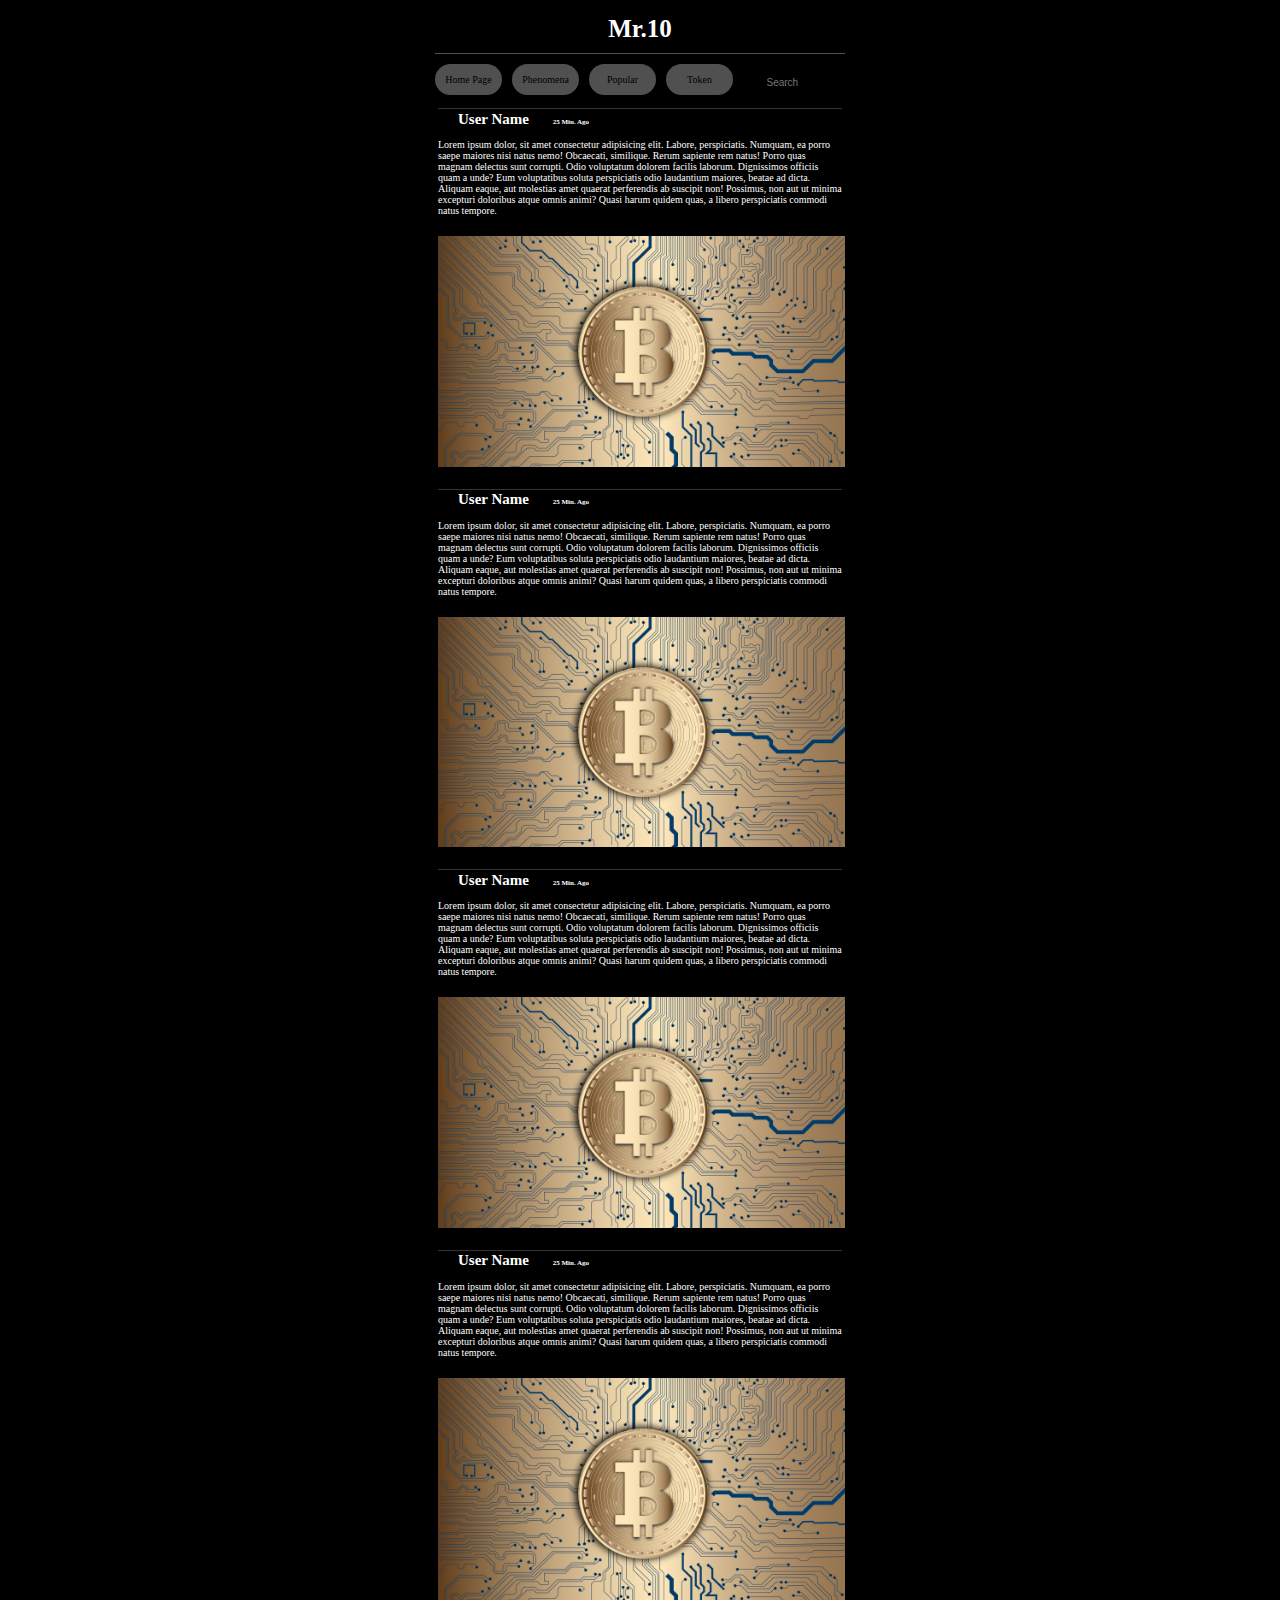
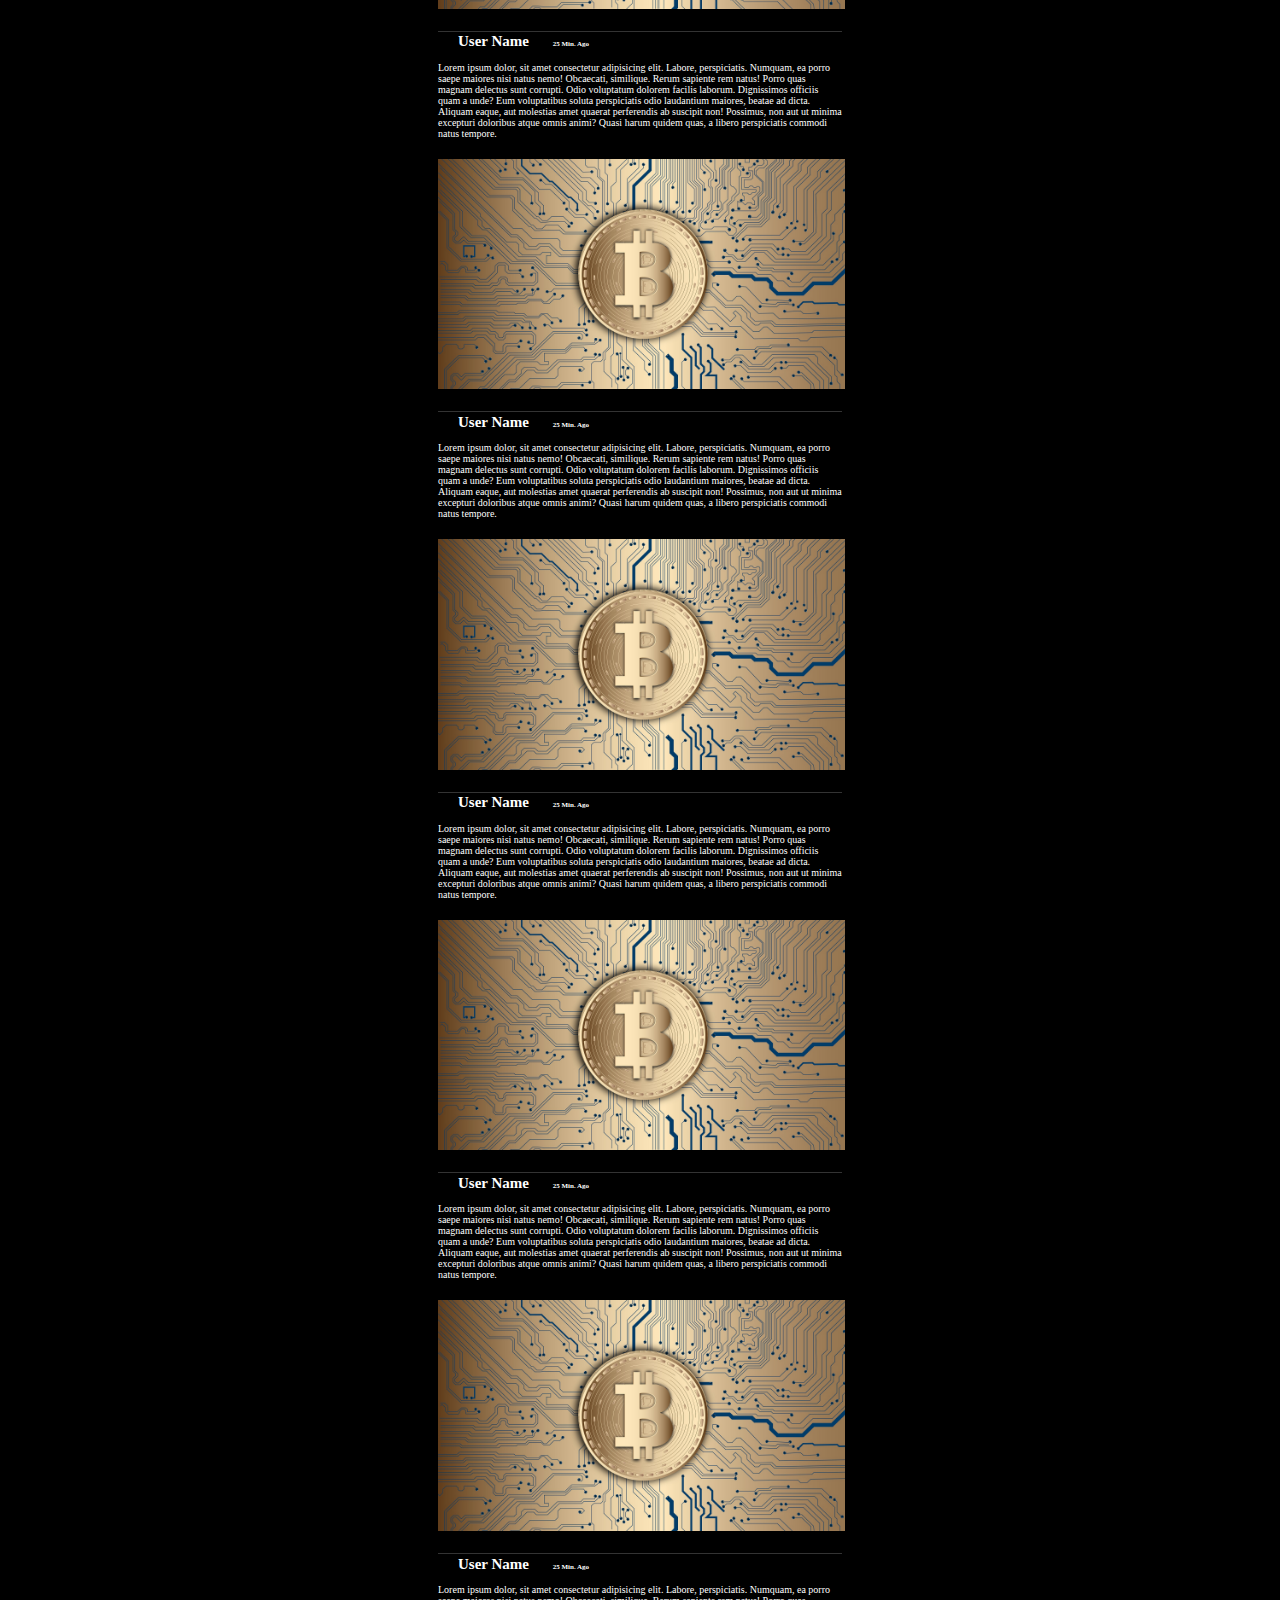
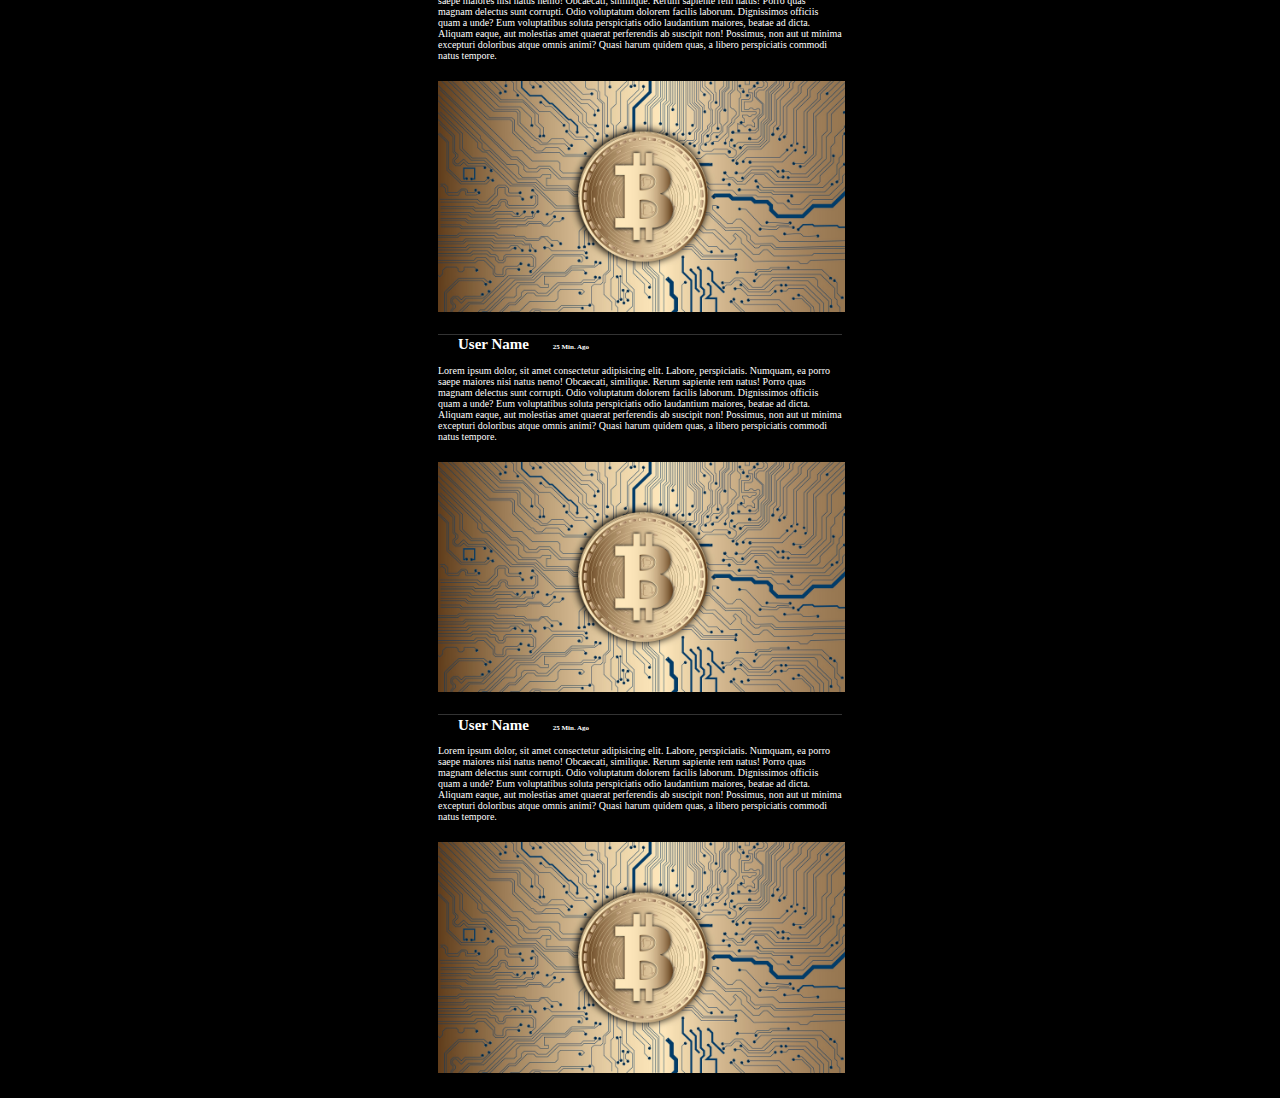
<file: index.html>
<!DOCTYPE html>
<html lang="tr">
<head>
    <meta charset="UTF-8">
    <meta http-equiv="X-UA-Compatible" content="IE=edge">
    <meta name="viewport" content="width=device-width, initial-scale=1.0">
    <link rel="stylesheet" href="https://cdnjs.cloudflare.com/ajax/libs/font-awesome/6.2.1/css/all.min.css" integrity="sha512-MV7K8+y+gLIBoVD59lQIYicR65iaqukzvf/nwasF0nqhPay5w/9lJmVM2hMDcnK1OnMGCdVK+iQrJ7lzPJQd1w==" crossorigin="anonymous" referrerpolicy="no-referrer" />
    <link rel="stylesheet" href="css/style.css">
    <title>Mr.10</title>
</head>
<body>

    <!-- HEADER -->

    <header>

        <!-- TOP HEADER -->

        <div class="top-header">
            <div class="container">
                <div class="icon">
                    <span><i class="fa-solid fa-user-tie fa-3x"></i></span>
                    <h1 class="logo">Mr.10</h1>
                    <span><i class="fa-solid fa-bell fa-3x"></i></span>
                </div>
            </div>
        </div>

        <!-- NAV HEADER -->

        <div class="container">
            <div class="nav-header">
                <ul class="nav-list">
                    <li><a href="index.html">Home Page</a></li>
                    <li><a href="phenomena.html">Phenomena</a></li>
                    <li><a href="popular.html">Popular</a></li>
                    <li><a href="token.html">Token</a></li>
                </ul>

                <div class="search-area">
                    <form>
                        <input type="search" placeholder="Search">
                        <button type="submit"><i class="fa-solid fa-magnifying-glass"></i></button>
                    </form>
                </div>
            </div>
        </div>
    </header>

        <!-- MAIN -->

    <main class="container">

        <div class="main">
            <div class="main-header">
                <span>
                    <i class="fa-solid fa-user-tie fa-2x"></i> 
                    <h3>User Name <small>25 Min. Ago</small></h3>
                </span>
                <span><i class="fa-regular fa-share-from-square fa-2x"></i></span>
            </div>
    
            <div class="main-body">
                <p>
                    Lorem ipsum dolor, sit amet consectetur adipisicing elit. Labore, perspiciatis.
                    Numquam, ea porro saepe maiores nisi natus nemo! Obcaecati, similique.
                    Rerum sapiente rem natus! Porro quas magnam delectus sunt corrupti.
                    Odio voluptatum dolorem facilis laborum. Dignissimos officiis quam a unde?
                    Eum voluptatibus soluta perspiciatis odio laudantium maiores, beatae ad dicta.
                    Aliquam eaque, aut molestias amet quaerat perferendis ab suscipit non!
                    Possimus, non aut ut minima excepturi doloribus atque omnis animi?
                    Quasi harum quidem quas, a libero perspiciatis commodi natus tempore.
                </p>
            </div>
    
            <div class="main-img">
                <img src="./img/btc.jpg" alt="">
            </div>
    
            <div class="main-footer">
                <span><i class="fa-solid fa-turn-up fa-2x"></i></span>
                <span><i class="fa-regular fa-heart fa-2x"></i></span>
                <span><i class="fa-regular fa-comment "></i></span>
            </div>
        </div>

        <div class="main">
            <div class="main-header">
                <span>
                    <i class="fa-solid fa-user-tie fa-2x"></i> 
                    <h3>User Name <small>25 Min. Ago</small></h3>
                </span>
                <span><i class="fa-regular fa-share-from-square fa-2x"></i></span>
            </div>
    
            <div class="main-body">
                <p>
                    Lorem ipsum dolor, sit amet consectetur adipisicing elit. Labore, perspiciatis.
                    Numquam, ea porro saepe maiores nisi natus nemo! Obcaecati, similique.
                    Rerum sapiente rem natus! Porro quas magnam delectus sunt corrupti.
                    Odio voluptatum dolorem facilis laborum. Dignissimos officiis quam a unde?
                    Eum voluptatibus soluta perspiciatis odio laudantium maiores, beatae ad dicta.
                    Aliquam eaque, aut molestias amet quaerat perferendis ab suscipit non!
                    Possimus, non aut ut minima excepturi doloribus atque omnis animi?
                    Quasi harum quidem quas, a libero perspiciatis commodi natus tempore.
                </p>
            </div>
    
            <div class="main-img">
                <img src="./img/btc.jpg" alt="">
            </div>
    
            <div class="main-footer">
                <span><i class="fa-solid fa-turn-up fa-2x"></i></span>
                <span><i class="fa-regular fa-heart fa-2x"></i></span>
                <span><i class="fa-regular fa-comment "></i></span>
            </div>
        </div>

        <div class="main">
            <div class="main-header">
                <span>
                    <i class="fa-solid fa-user-tie fa-2x"></i> 
                    <h3>User Name <small>25 Min. Ago</small></h3>
                </span>
                <span><i class="fa-regular fa-share-from-square fa-2x"></i></span>
            </div>
    
            <div class="main-body">
                <p>
                    Lorem ipsum dolor, sit amet consectetur adipisicing elit. Labore, perspiciatis.
                    Numquam, ea porro saepe maiores nisi natus nemo! Obcaecati, similique.
                    Rerum sapiente rem natus! Porro quas magnam delectus sunt corrupti.
                    Odio voluptatum dolorem facilis laborum. Dignissimos officiis quam a unde?
                    Eum voluptatibus soluta perspiciatis odio laudantium maiores, beatae ad dicta.
                    Aliquam eaque, aut molestias amet quaerat perferendis ab suscipit non!
                    Possimus, non aut ut minima excepturi doloribus atque omnis animi?
                    Quasi harum quidem quas, a libero perspiciatis commodi natus tempore.
                </p>
            </div>
    
            <div class="main-img">
                <img src="./img/btc.jpg" alt="">
            </div>
    
            <div class="main-footer">
                <span><i class="fa-solid fa-turn-up fa-2x"></i></span>
                <span><i class="fa-regular fa-heart fa-2x"></i></span>
                <span><i class="fa-regular fa-comment "></i></span>
            </div>
        </div>

        <div class="main">
            <div class="main-header">
                <span>
                    <i class="fa-solid fa-user-tie fa-2x"></i> 
                    <h3>User Name <small>25 Min. Ago</small></h3>
                </span>
                <span><i class="fa-regular fa-share-from-square fa-2x"></i></span>
            </div>
    
            <div class="main-body">
                <p>
                    Lorem ipsum dolor, sit amet consectetur adipisicing elit. Labore, perspiciatis.
                    Numquam, ea porro saepe maiores nisi natus nemo! Obcaecati, similique.
                    Rerum sapiente rem natus! Porro quas magnam delectus sunt corrupti.
                    Odio voluptatum dolorem facilis laborum. Dignissimos officiis quam a unde?
                    Eum voluptatibus soluta perspiciatis odio laudantium maiores, beatae ad dicta.
                    Aliquam eaque, aut molestias amet quaerat perferendis ab suscipit non!
                    Possimus, non aut ut minima excepturi doloribus atque omnis animi?
                    Quasi harum quidem quas, a libero perspiciatis commodi natus tempore.
                </p>
            </div>
    
            <div class="main-img">
                <img src="./img/btc.jpg" alt="">
            </div>
    
            <div class="main-footer">
                <span><i class="fa-solid fa-turn-up fa-2x"></i></span>
                <span><i class="fa-regular fa-heart fa-2x"></i></span>
                <span><i class="fa-regular fa-comment "></i></span>
            </div>
        </div>

        <div class="main">
            <div class="main-header">
                <span>
                    <i class="fa-solid fa-user-tie fa-2x"></i> 
                    <h3>User Name <small>25 Min. Ago</small></h3>
                </span>
                <span><i class="fa-regular fa-share-from-square fa-2x"></i></span>
            </div>
    
            <div class="main-body">
                <p>
                    Lorem ipsum dolor, sit amet consectetur adipisicing elit. Labore, perspiciatis.
                    Numquam, ea porro saepe maiores nisi natus nemo! Obcaecati, similique.
                    Rerum sapiente rem natus! Porro quas magnam delectus sunt corrupti.
                    Odio voluptatum dolorem facilis laborum. Dignissimos officiis quam a unde?
                    Eum voluptatibus soluta perspiciatis odio laudantium maiores, beatae ad dicta.
                    Aliquam eaque, aut molestias amet quaerat perferendis ab suscipit non!
                    Possimus, non aut ut minima excepturi doloribus atque omnis animi?
                    Quasi harum quidem quas, a libero perspiciatis commodi natus tempore.
                </p>
            </div>
    
            <div class="main-img">
                <img src="./img/btc.jpg" alt="">
            </div>
    
            <div class="main-footer">
                <span><i class="fa-solid fa-turn-up fa-2x"></i></span>
                <span><i class="fa-regular fa-heart fa-2x"></i></span>
                <span><i class="fa-regular fa-comment "></i></span>
            </div>
        </div>

        <div class="main">
            <div class="main-header">
                <span>
                    <i class="fa-solid fa-user-tie fa-2x"></i> 
                    <h3>User Name <small>25 Min. Ago</small></h3>
                </span>
                <span><i class="fa-regular fa-share-from-square fa-2x"></i></span>
            </div>
    
            <div class="main-body">
                <p>
                    Lorem ipsum dolor, sit amet consectetur adipisicing elit. Labore, perspiciatis.
                    Numquam, ea porro saepe maiores nisi natus nemo! Obcaecati, similique.
                    Rerum sapiente rem natus! Porro quas magnam delectus sunt corrupti.
                    Odio voluptatum dolorem facilis laborum. Dignissimos officiis quam a unde?
                    Eum voluptatibus soluta perspiciatis odio laudantium maiores, beatae ad dicta.
                    Aliquam eaque, aut molestias amet quaerat perferendis ab suscipit non!
                    Possimus, non aut ut minima excepturi doloribus atque omnis animi?
                    Quasi harum quidem quas, a libero perspiciatis commodi natus tempore.
                </p>
            </div>
    
            <div class="main-img">
                <img src="./img/btc.jpg" alt="">
            </div>
    
            <div class="main-footer">
                <span><i class="fa-solid fa-turn-up fa-2x"></i></span>
                <span><i class="fa-regular fa-heart fa-2x"></i></span>
                <span><i class="fa-regular fa-comment "></i></span>
            </div>
        </div>

        <div class="main">
            <div class="main-header">
                <span>
                    <i class="fa-solid fa-user-tie fa-2x"></i> 
                    <h3>User Name <small>25 Min. Ago</small></h3>
                </span>
                <span><i class="fa-regular fa-share-from-square fa-2x"></i></span>
            </div>
    
            <div class="main-body">
                <p>
                    Lorem ipsum dolor, sit amet consectetur adipisicing elit. Labore, perspiciatis.
                    Numquam, ea porro saepe maiores nisi natus nemo! Obcaecati, similique.
                    Rerum sapiente rem natus! Porro quas magnam delectus sunt corrupti.
                    Odio voluptatum dolorem facilis laborum. Dignissimos officiis quam a unde?
                    Eum voluptatibus soluta perspiciatis odio laudantium maiores, beatae ad dicta.
                    Aliquam eaque, aut molestias amet quaerat perferendis ab suscipit non!
                    Possimus, non aut ut minima excepturi doloribus atque omnis animi?
                    Quasi harum quidem quas, a libero perspiciatis commodi natus tempore.
                </p>
            </div>
    
            <div class="main-img">
                <img src="./img/btc.jpg" alt="">
            </div>
    
            <div class="main-footer">
                <span><i class="fa-solid fa-turn-up fa-2x"></i></span>
                <span><i class="fa-regular fa-heart fa-2x"></i></span>
                <span><i class="fa-regular fa-comment "></i></span>
            </div>
        </div>

        <div class="main">
            <div class="main-header">
                <span>
                    <i class="fa-solid fa-user-tie fa-2x"></i> 
                    <h3>User Name <small>25 Min. Ago</small></h3>
                </span>
                <span><i class="fa-regular fa-share-from-square fa-2x"></i></span>
            </div>
    
            <div class="main-body">
                <p>
                    Lorem ipsum dolor, sit amet consectetur adipisicing elit. Labore, perspiciatis.
                    Numquam, ea porro saepe maiores nisi natus nemo! Obcaecati, similique.
                    Rerum sapiente rem natus! Porro quas magnam delectus sunt corrupti.
                    Odio voluptatum dolorem facilis laborum. Dignissimos officiis quam a unde?
                    Eum voluptatibus soluta perspiciatis odio laudantium maiores, beatae ad dicta.
                    Aliquam eaque, aut molestias amet quaerat perferendis ab suscipit non!
                    Possimus, non aut ut minima excepturi doloribus atque omnis animi?
                    Quasi harum quidem quas, a libero perspiciatis commodi natus tempore.
                </p>
            </div>
    
            <div class="main-img">
                <img src="./img/btc.jpg" alt="">
            </div>
    
            <div class="main-footer">
                <span><i class="fa-solid fa-turn-up fa-2x"></i></span>
                <span><i class="fa-regular fa-heart fa-2x"></i></span>
                <span><i class="fa-regular fa-comment "></i></span>
            </div>
        </div>

        <div class="main">
            <div class="main-header">
                <span>
                    <i class="fa-solid fa-user-tie fa-2x"></i> 
                    <h3>User Name <small>25 Min. Ago</small></h3>
                </span>
                <span><i class="fa-regular fa-share-from-square fa-2x"></i></span>
            </div>
    
            <div class="main-body">
                <p>
                    Lorem ipsum dolor, sit amet consectetur adipisicing elit. Labore, perspiciatis.
                    Numquam, ea porro saepe maiores nisi natus nemo! Obcaecati, similique.
                    Rerum sapiente rem natus! Porro quas magnam delectus sunt corrupti.
                    Odio voluptatum dolorem facilis laborum. Dignissimos officiis quam a unde?
                    Eum voluptatibus soluta perspiciatis odio laudantium maiores, beatae ad dicta.
                    Aliquam eaque, aut molestias amet quaerat perferendis ab suscipit non!
                    Possimus, non aut ut minima excepturi doloribus atque omnis animi?
                    Quasi harum quidem quas, a libero perspiciatis commodi natus tempore.
                </p>
            </div>
    
            <div class="main-img">
                <img src="./img/btc.jpg" alt="">
            </div>
    
            <div class="main-footer">
                <span><i class="fa-solid fa-turn-up fa-2x"></i></span>
                <span><i class="fa-regular fa-heart fa-2x"></i></span>
                <span><i class="fa-regular fa-comment "></i></span>
            </div>
        </div>

        <div class="main">
            <div class="main-header">
                <span>
                    <i class="fa-solid fa-user-tie fa-2x"></i> 
                    <h3>User Name <small>25 Min. Ago</small></h3>
                </span>
                <span><i class="fa-regular fa-share-from-square fa-2x"></i></span>
            </div>
    
            <div class="main-body">
                <p>
                    Lorem ipsum dolor, sit amet consectetur adipisicing elit. Labore, perspiciatis.
                    Numquam, ea porro saepe maiores nisi natus nemo! Obcaecati, similique.
                    Rerum sapiente rem natus! Porro quas magnam delectus sunt corrupti.
                    Odio voluptatum dolorem facilis laborum. Dignissimos officiis quam a unde?
                    Eum voluptatibus soluta perspiciatis odio laudantium maiores, beatae ad dicta.
                    Aliquam eaque, aut molestias amet quaerat perferendis ab suscipit non!
                    Possimus, non aut ut minima excepturi doloribus atque omnis animi?
                    Quasi harum quidem quas, a libero perspiciatis commodi natus tempore.
                </p>
            </div>
    
            <div class="main-img">
                <img src="./img/btc.jpg" alt="">
            </div>
    
            <div class="main-footer">
                <span><i class="fa-solid fa-turn-up fa-2x"></i></span>
                <span><i class="fa-regular fa-heart fa-2x"></i></span>
                <span><i class="fa-regular fa-comment "></i></span>
            </div>
        </div>

        <div class="main">
            <div class="main-header">
                <span>
                    <i class="fa-solid fa-user-tie fa-2x"></i> 
                    <h3>User Name <small>25 Min. Ago</small></h3>
                </span>
                <span><i class="fa-regular fa-share-from-square fa-2x"></i></span>
            </div>
    
            <div class="main-body">
                <p>
                    Lorem ipsum dolor, sit amet consectetur adipisicing elit. Labore, perspiciatis.
                    Numquam, ea porro saepe maiores nisi natus nemo! Obcaecati, similique.
                    Rerum sapiente rem natus! Porro quas magnam delectus sunt corrupti.
                    Odio voluptatum dolorem facilis laborum. Dignissimos officiis quam a unde?
                    Eum voluptatibus soluta perspiciatis odio laudantium maiores, beatae ad dicta.
                    Aliquam eaque, aut molestias amet quaerat perferendis ab suscipit non!
                    Possimus, non aut ut minima excepturi doloribus atque omnis animi?
                    Quasi harum quidem quas, a libero perspiciatis commodi natus tempore.
                </p>
            </div>
    
            <div class="main-img">
                <img src="./img/btc.jpg" alt="">
            </div>
    
            <div class="main-footer">
                <span><i class="fa-solid fa-turn-up fa-2x"></i></span>
                <span><i class="fa-regular fa-heart fa-2x"></i></span>
                <span><i class="fa-regular fa-comment "></i></span>
            </div>
        </div>
    </main>

</body>
</html>
</file>
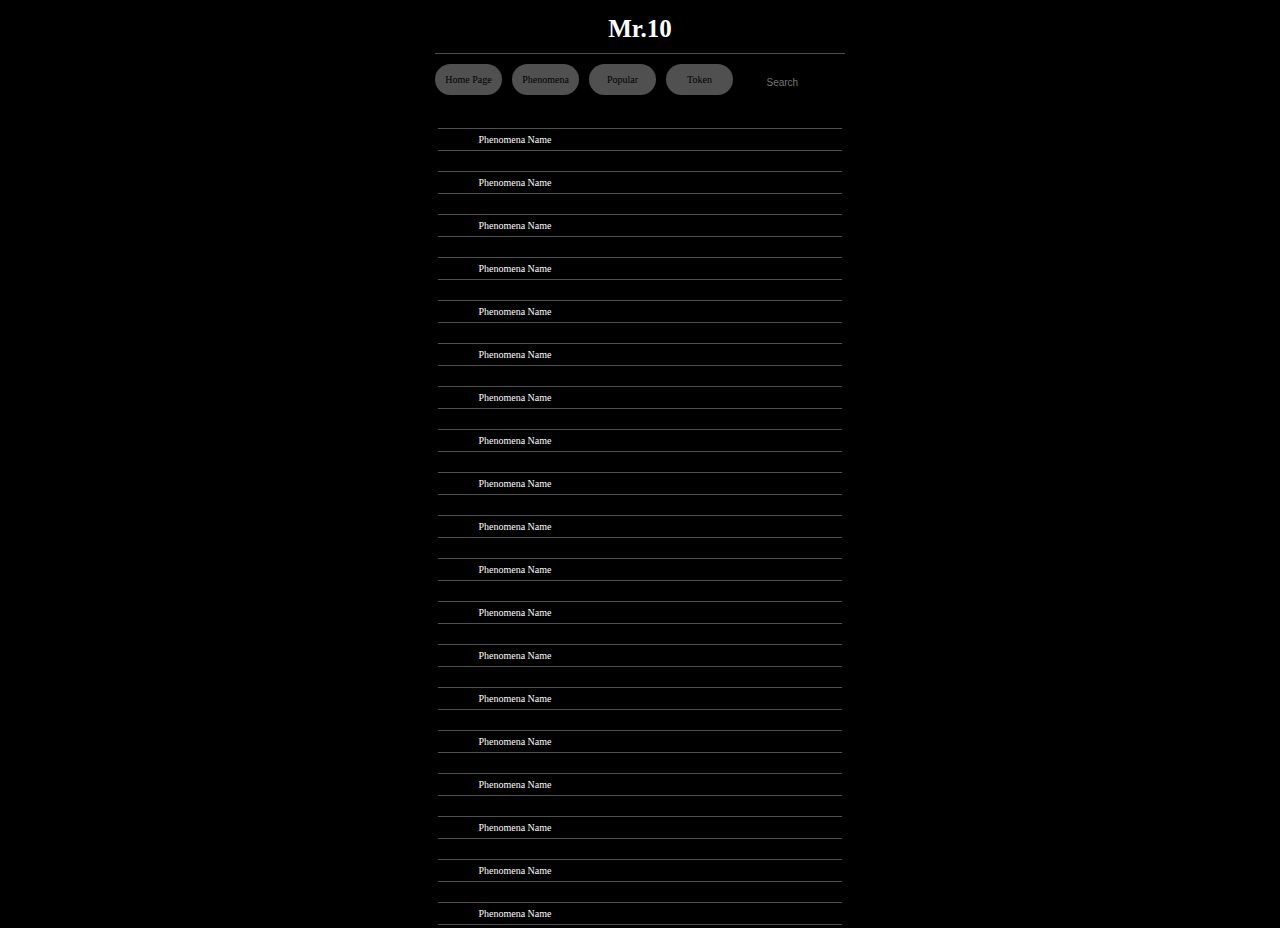
<file: phenomena.html>
<!DOCTYPE html>
<html lang="en">
<head>
    <meta charset="UTF-8">
    <meta http-equiv="X-UA-Compatible" content="IE=edge">
    <meta name="viewport" content="width=device-width, initial-scale=1.0">
    <link rel="stylesheet" href="https://cdnjs.cloudflare.com/ajax/libs/font-awesome/6.2.1/css/all.min.css" integrity="sha512-MV7K8+y+gLIBoVD59lQIYicR65iaqukzvf/nwasF0nqhPay5w/9lJmVM2hMDcnK1OnMGCdVK+iQrJ7lzPJQd1w==" crossorigin="anonymous" referrerpolicy="no-referrer" />
    <link rel="stylesheet" href="./css/style.css">
    <title>Document</title>
</head>
<body>
     <!-- HEADER -->

     <header>

        <!-- TOP HEADER -->

        <div class="top-header">
            <div class="container">
                <div class="icon">
                    <span><i class="fa-solid fa-user-tie fa-3x"></i></span>
                    <h1 class="logo">Mr.10</h1>
                    <span><i class="fa-solid fa-bell fa-3x"></i></span>
                </div>
            </div>
        </div>

        <!-- NAV HEADER -->

        <div class="container">
            <div class="nav-header">
                <ul class="nav-list">
                    <li><a href="index.html">Home Page</a></li>
                    <li><a href="phenomena.html">Phenomena</a></li>
                    <li><a href="popular.html">Popular</a></li>
                    <li><a href="token.html">Token</a></li>
                </ul>

                <div class="search-area">
                    <form>
                        <input type="search" placeholder="Search">
                        <button type="submit"><i class="fa-solid fa-magnifying-glass"></i></button>
                    </form>
                </div>
            </div>
        </div>
    </header>

    <!-- MAİN -->

    <main class="container">

        <div class="phenomena">

            <div class="phenomena-user">
                <span><i class="fa-solid fa-user-tie fa-3x"></i></span>
                <p>Phenomena Name</p>
                <span><i class="fa-solid fa-user-check"></i></span>
            </div>

            <div class="phenomena-user">
                <span><i class="fa-solid fa-user-tie fa-3x"></i></span>
                <p>Phenomena Name</p>
                <span><i class="fa-solid fa-user-check"></i></span>
            </div>

            <div class="phenomena-user">
                <span><i class="fa-solid fa-user-tie fa-3x"></i></span>
                <p>Phenomena Name</p>
                <span><i class="fa-solid fa-user-check"></i></span>
            </div>

            <div class="phenomena-user">
                <span><i class="fa-solid fa-user-tie fa-3x"></i></span>
                <p>Phenomena Name</p>
                <span><i class="fa-solid fa-user-check"></i></span>
            </div>


            <div class="phenomena-user">
                <span><i class="fa-solid fa-user-tie fa-3x"></i></span>
                <p>Phenomena Name</p>
                <span><i class="fa-solid fa-user-plus"></i></span>
            </div>

            <div class="phenomena-user">
                <span><i class="fa-solid fa-user-tie fa-3x"></i></span>
                <p>Phenomena Name</p>
                <span><i class="fa-solid fa-user-plus"></i></span>
            </div>

            <div class="phenomena-user">
                <span><i class="fa-solid fa-user-tie fa-3x"></i></span>
                <p>Phenomena Name</p>
                <span><i class="fa-solid fa-user-plus"></i></span>
            </div>

            <div class="phenomena-user">
                <span><i class="fa-solid fa-user-tie fa-3x"></i></span>
                <p>Phenomena Name</p>
                <span><i class="fa-solid fa-user-plus"></i></span>
            </div>

            <div class="phenomena-user">
                <span><i class="fa-solid fa-user-tie fa-3x"></i></span>
                <p>Phenomena Name</p>
                <span><i class="fa-solid fa-user-plus"></i></span>
            </div>

            <div class="phenomena-user">
                <span><i class="fa-solid fa-user-tie fa-3x"></i></span>
                <p>Phenomena Name</p>
                <span><i class="fa-solid fa-user-plus"></i></span>
            </div>

            <div class="phenomena-user">
                <span><i class="fa-solid fa-user-tie fa-3x"></i></span>
                <p>Phenomena Name</p>
                <span><i class="fa-solid fa-user-plus"></i></span>
            </div>

            <div class="phenomena-user">
                <span><i class="fa-solid fa-user-tie fa-3x"></i></span>
                <p>Phenomena Name</p>
                <span><i class="fa-solid fa-user-plus"></i></span>
            </div>

            <div class="phenomena-user">
                <span><i class="fa-solid fa-user-tie fa-3x"></i></span>
                <p>Phenomena Name</p>
                <span><i class="fa-solid fa-user-plus"></i></span>
            </div>
            
            <div class="phenomena-user">
                <span><i class="fa-solid fa-user-tie fa-3x"></i></span>
                <p>Phenomena Name</p>
                <span><i class="fa-solid fa-user-plus"></i></span>
            </div>

            <div class="phenomena-user">
                <span><i class="fa-solid fa-user-tie fa-3x"></i></span>
                <p>Phenomena Name</p>
                <span><i class="fa-solid fa-user-plus"></i></span>
            </div>

            <div class="phenomena-user">
                <span><i class="fa-solid fa-user-tie fa-3x"></i></span>
                <p>Phenomena Name</p>
                <span><i class="fa-solid fa-user-plus"></i></span>
            </div>

            <div class="phenomena-user">
                <span><i class="fa-solid fa-user-tie fa-3x"></i></span>
                <p>Phenomena Name</p>
                <span><i class="fa-solid fa-user-plus"></i></span>
            </div>

            <div class="phenomena-user">
                <span><i class="fa-solid fa-user-tie fa-3x"></i></span>
                <p>Phenomena Name</p>
                <span><i class="fa-solid fa-user-plus"></i></span>
            </div>

            <div class="phenomena-user">
                <span><i class="fa-solid fa-user-tie fa-3x"></i></span>
                <p>Phenomena Name</p>
                <span><i class="fa-solid fa-user-plus"></i></span>
            </div>
        </div>
        
    </main>
</body>
</html>
</file>
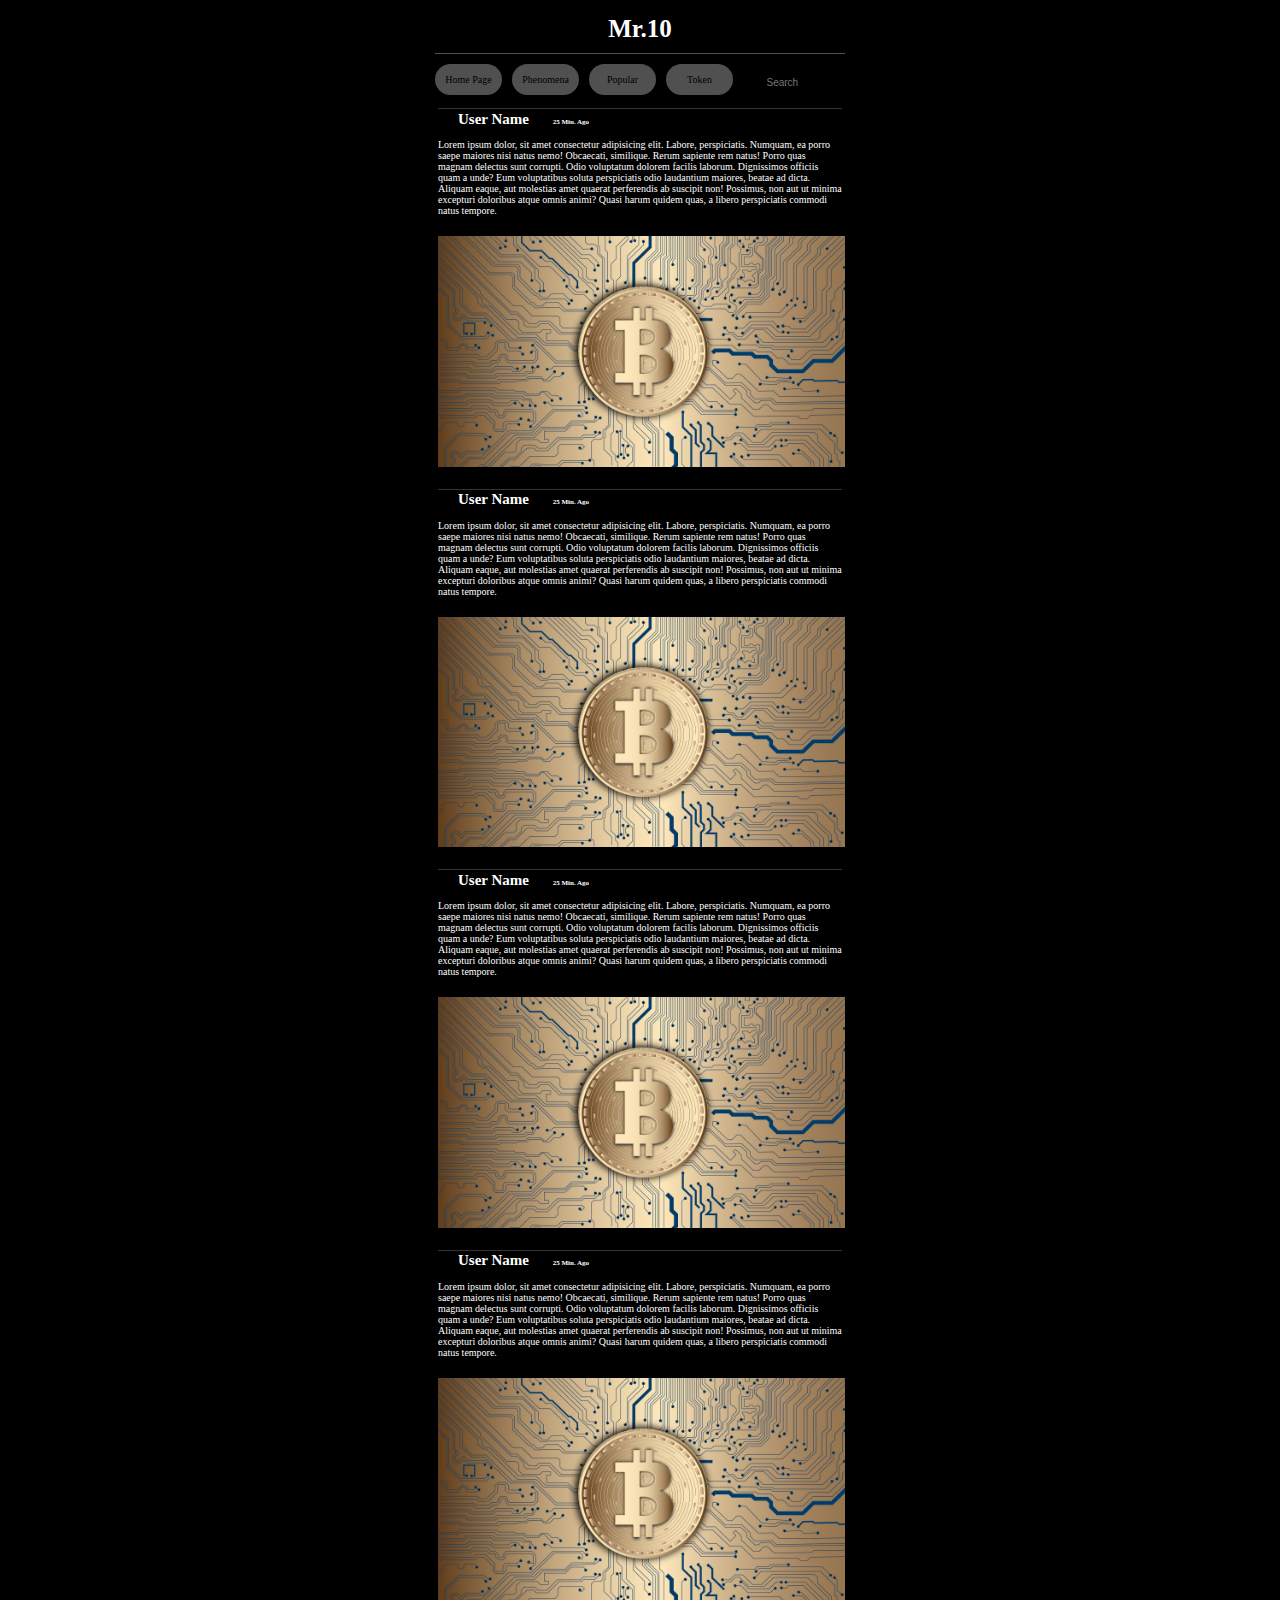
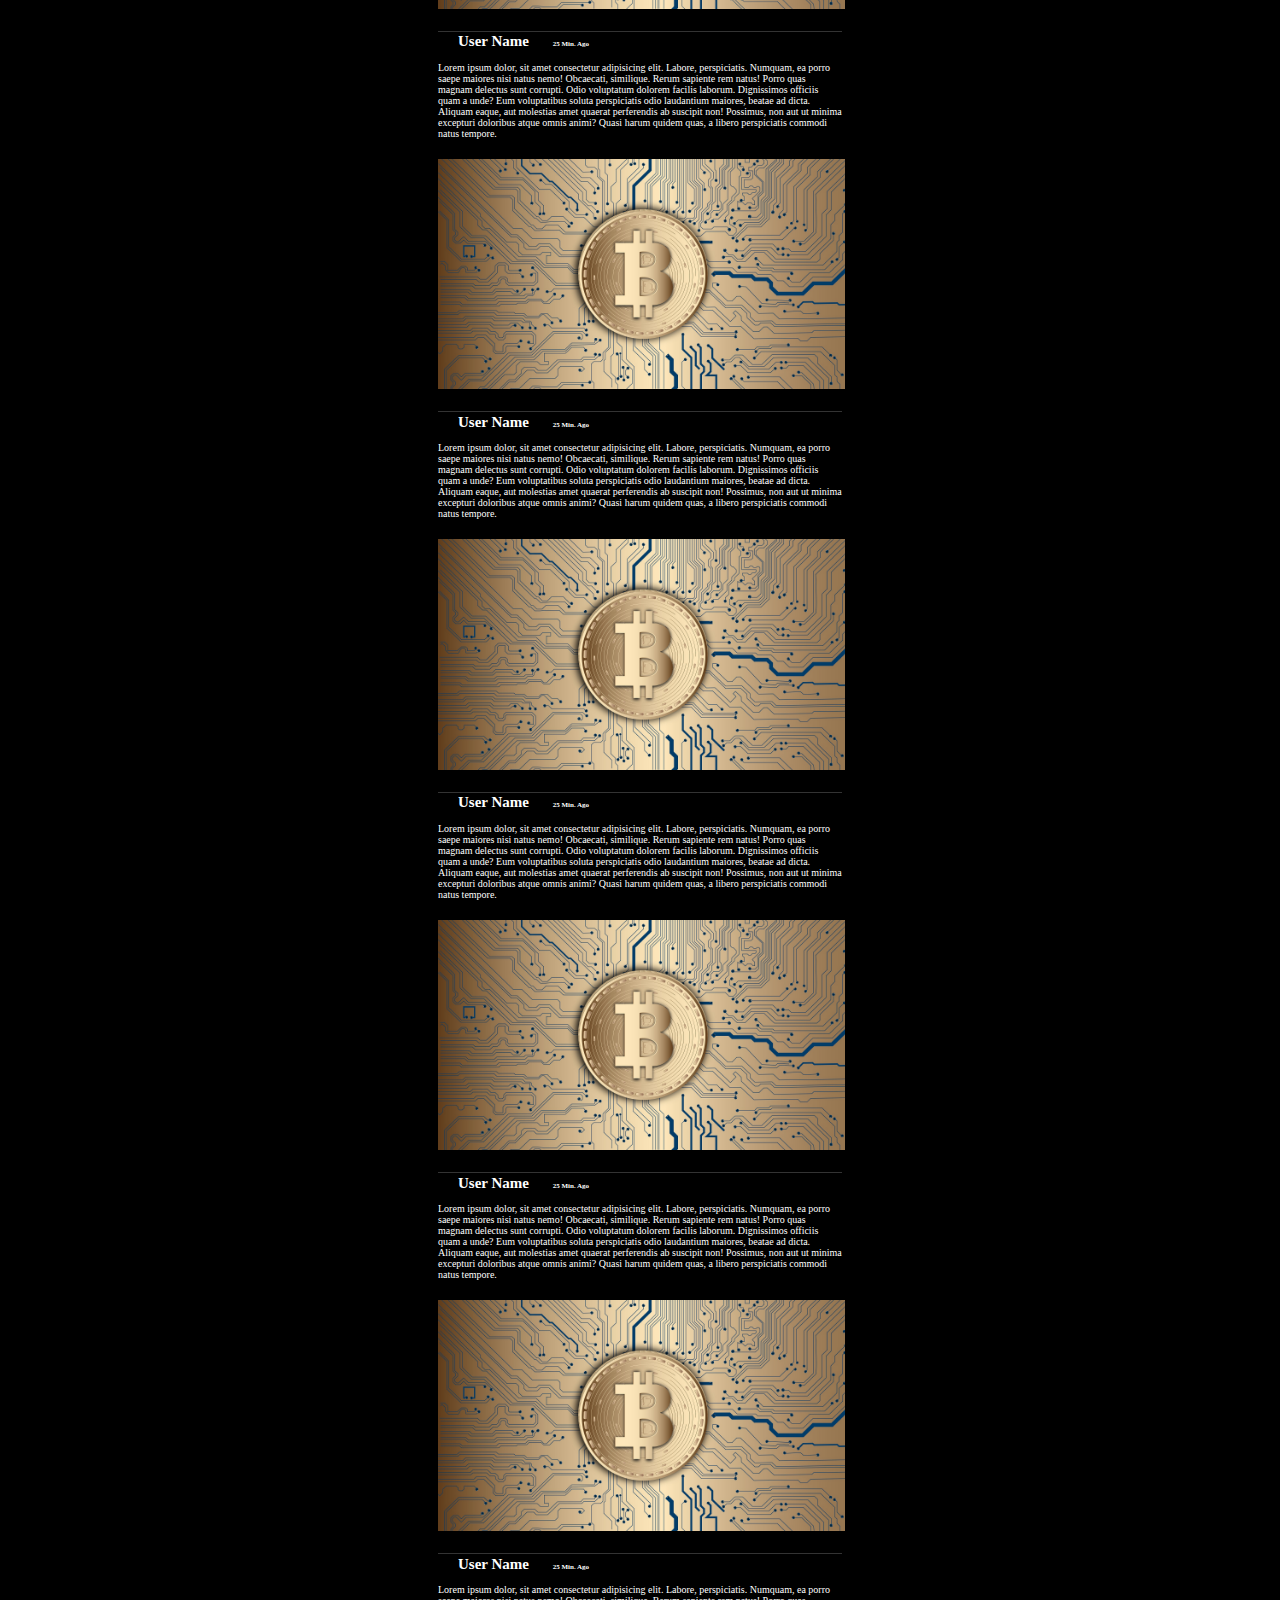
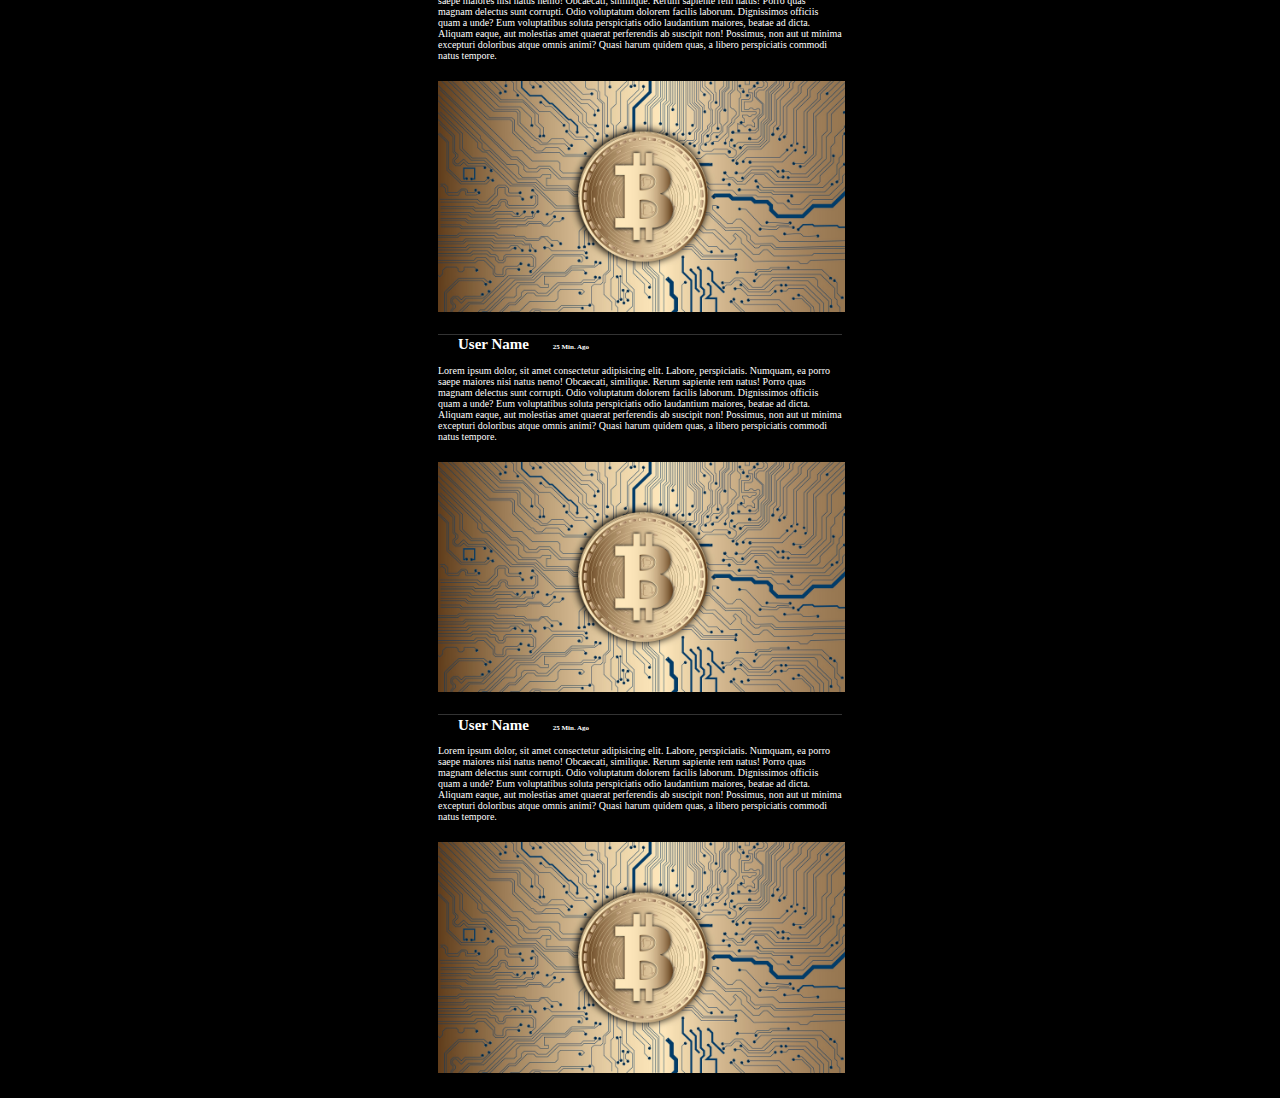
<file: popular.html>
<!DOCTYPE html>
<html lang="en">
<head>
    <meta charset="UTF-8">
    <meta http-equiv="X-UA-Compatible" content="IE=edge">
    <meta name="viewport" content="width=device-width, initial-scale=1.0">
    <link rel="stylesheet" href="https://cdnjs.cloudflare.com/ajax/libs/font-awesome/6.2.1/css/all.min.css" integrity="sha512-MV7K8+y+gLIBoVD59lQIYicR65iaqukzvf/nwasF0nqhPay5w/9lJmVM2hMDcnK1OnMGCdVK+iQrJ7lzPJQd1w==" crossorigin="anonymous" referrerpolicy="no-referrer" />
    <link rel="stylesheet" href="css/style.css">
    <title>Mr.10</title>
</head>
<body>

    <!-- HEADER -->

    <header>

        <!-- TOP HEADER -->

        <div class="top-header">
            <div class="container">
                <div class="icon">
                    <span><i class="fa-solid fa-user-tie fa-3x"></i></span>
                    <h1 class="logo">Mr.10</h1>
                    <span><i class="fa-solid fa-bell fa-3x"></i></span>
                </div>
            </div>
        </div>

        <!-- NAV HEADER -->

        <div class="container">
            <div class="nav-header">
                <ul class="nav-list">
                    <li><a href="index.html">Home Page</a></li>
                    <li><a href="phenomena.html">Phenomena</a></li>
                    <li><a href="popular.html">Popular</a></li>
                    <li><a href="token.html">Token</a></li>
                </ul>

                <div class="search-area">
                    <form>
                        <input type="search" placeholder="Search">
                        <button type="submit"><i class="fa-solid fa-magnifying-glass"></i></button>
                    </form>
                </div>
            </div>
        </div>
    </header>

        <!-- MAIN -->

    <main class="container">

        <div class="main">
            <div class="main-header">
                <span>
                    <i class="fa-solid fa-user-tie fa-2x"></i> 
                    <h3>User Name <small>25 Min. Ago</small></h3>
                </span>
                <span><i class="fa-regular fa-share-from-square fa-2x"></i></span>
            </div>
    
            <div class="main-body">
                <p>
                    Lorem ipsum dolor, sit amet consectetur adipisicing elit. Labore, perspiciatis.
                    Numquam, ea porro saepe maiores nisi natus nemo! Obcaecati, similique.
                    Rerum sapiente rem natus! Porro quas magnam delectus sunt corrupti.
                    Odio voluptatum dolorem facilis laborum. Dignissimos officiis quam a unde?
                    Eum voluptatibus soluta perspiciatis odio laudantium maiores, beatae ad dicta.
                    Aliquam eaque, aut molestias amet quaerat perferendis ab suscipit non!
                    Possimus, non aut ut minima excepturi doloribus atque omnis animi?
                    Quasi harum quidem quas, a libero perspiciatis commodi natus tempore.
                </p>
            </div>
    
            <div class="main-img">
                <img src="./img/btc.jpg" alt="">
            </div>
    
            <div class="main-footer">
                <span><i class="fa-solid fa-turn-up fa-2x"></i></span>
                <span><i class="fa-regular fa-heart fa-2x"></i></span>
                <span><i class="fa-regular fa-comment "></i></span>
            </div>
        </div>

        <div class="main">
            <div class="main-header">
                <span>
                    <i class="fa-solid fa-user-tie fa-2x"></i> 
                    <h3>User Name <small>25 Min. Ago</small></h3>
                </span>
                <span><i class="fa-regular fa-share-from-square fa-2x"></i></span>
            </div>
    
            <div class="main-body">
                <p>
                    Lorem ipsum dolor, sit amet consectetur adipisicing elit. Labore, perspiciatis.
                    Numquam, ea porro saepe maiores nisi natus nemo! Obcaecati, similique.
                    Rerum sapiente rem natus! Porro quas magnam delectus sunt corrupti.
                    Odio voluptatum dolorem facilis laborum. Dignissimos officiis quam a unde?
                    Eum voluptatibus soluta perspiciatis odio laudantium maiores, beatae ad dicta.
                    Aliquam eaque, aut molestias amet quaerat perferendis ab suscipit non!
                    Possimus, non aut ut minima excepturi doloribus atque omnis animi?
                    Quasi harum quidem quas, a libero perspiciatis commodi natus tempore.
                </p>
            </div>
    
            <div class="main-img">
                <img src="./img/btc.jpg" alt="">
            </div>
    
            <div class="main-footer">
                <span><i class="fa-solid fa-turn-up fa-2x"></i></span>
                <span><i class="fa-regular fa-heart fa-2x"></i></span>
                <span><i class="fa-regular fa-comment "></i></span>
            </div>
        </div>

        <div class="main">
            <div class="main-header">
                <span>
                    <i class="fa-solid fa-user-tie fa-2x"></i> 
                    <h3>User Name <small>25 Min. Ago</small></h3>
                </span>
                <span><i class="fa-regular fa-share-from-square fa-2x"></i></span>
            </div>
    
            <div class="main-body">
                <p>
                    Lorem ipsum dolor, sit amet consectetur adipisicing elit. Labore, perspiciatis.
                    Numquam, ea porro saepe maiores nisi natus nemo! Obcaecati, similique.
                    Rerum sapiente rem natus! Porro quas magnam delectus sunt corrupti.
                    Odio voluptatum dolorem facilis laborum. Dignissimos officiis quam a unde?
                    Eum voluptatibus soluta perspiciatis odio laudantium maiores, beatae ad dicta.
                    Aliquam eaque, aut molestias amet quaerat perferendis ab suscipit non!
                    Possimus, non aut ut minima excepturi doloribus atque omnis animi?
                    Quasi harum quidem quas, a libero perspiciatis commodi natus tempore.
                </p>
            </div>
    
            <div class="main-img">
                <img src="./img/btc.jpg" alt="">
            </div>
    
            <div class="main-footer">
                <span><i class="fa-solid fa-turn-up fa-2x"></i></span>
                <span><i class="fa-regular fa-heart fa-2x"></i></span>
                <span><i class="fa-regular fa-comment "></i></span>
            </div>
        </div>

        <div class="main">
            <div class="main-header">
                <span>
                    <i class="fa-solid fa-user-tie fa-2x"></i> 
                    <h3>User Name <small>25 Min. Ago</small></h3>
                </span>
                <span><i class="fa-regular fa-share-from-square fa-2x"></i></span>
            </div>
    
            <div class="main-body">
                <p>
                    Lorem ipsum dolor, sit amet consectetur adipisicing elit. Labore, perspiciatis.
                    Numquam, ea porro saepe maiores nisi natus nemo! Obcaecati, similique.
                    Rerum sapiente rem natus! Porro quas magnam delectus sunt corrupti.
                    Odio voluptatum dolorem facilis laborum. Dignissimos officiis quam a unde?
                    Eum voluptatibus soluta perspiciatis odio laudantium maiores, beatae ad dicta.
                    Aliquam eaque, aut molestias amet quaerat perferendis ab suscipit non!
                    Possimus, non aut ut minima excepturi doloribus atque omnis animi?
                    Quasi harum quidem quas, a libero perspiciatis commodi natus tempore.
                </p>
            </div>
    
            <div class="main-img">
                <img src="./img/btc.jpg" alt="">
            </div>
    
            <div class="main-footer">
                <span><i class="fa-solid fa-turn-up fa-2x"></i></span>
                <span><i class="fa-regular fa-heart fa-2x"></i></span>
                <span><i class="fa-regular fa-comment "></i></span>
            </div>
        </div>

        <div class="main">
            <div class="main-header">
                <span>
                    <i class="fa-solid fa-user-tie fa-2x"></i> 
                    <h3>User Name <small>25 Min. Ago</small></h3>
                </span>
                <span><i class="fa-regular fa-share-from-square fa-2x"></i></span>
            </div>
    
            <div class="main-body">
                <p>
                    Lorem ipsum dolor, sit amet consectetur adipisicing elit. Labore, perspiciatis.
                    Numquam, ea porro saepe maiores nisi natus nemo! Obcaecati, similique.
                    Rerum sapiente rem natus! Porro quas magnam delectus sunt corrupti.
                    Odio voluptatum dolorem facilis laborum. Dignissimos officiis quam a unde?
                    Eum voluptatibus soluta perspiciatis odio laudantium maiores, beatae ad dicta.
                    Aliquam eaque, aut molestias amet quaerat perferendis ab suscipit non!
                    Possimus, non aut ut minima excepturi doloribus atque omnis animi?
                    Quasi harum quidem quas, a libero perspiciatis commodi natus tempore.
                </p>
            </div>
    
            <div class="main-img">
                <img src="./img/btc.jpg" alt="">
            </div>
    
            <div class="main-footer">
                <span><i class="fa-solid fa-turn-up fa-2x"></i></span>
                <span><i class="fa-regular fa-heart fa-2x"></i></span>
                <span><i class="fa-regular fa-comment "></i></span>
            </div>
        </div>

        <div class="main">
            <div class="main-header">
                <span>
                    <i class="fa-solid fa-user-tie fa-2x"></i> 
                    <h3>User Name <small>25 Min. Ago</small></h3>
                </span>
                <span><i class="fa-regular fa-share-from-square fa-2x"></i></span>
            </div>
    
            <div class="main-body">
                <p>
                    Lorem ipsum dolor, sit amet consectetur adipisicing elit. Labore, perspiciatis.
                    Numquam, ea porro saepe maiores nisi natus nemo! Obcaecati, similique.
                    Rerum sapiente rem natus! Porro quas magnam delectus sunt corrupti.
                    Odio voluptatum dolorem facilis laborum. Dignissimos officiis quam a unde?
                    Eum voluptatibus soluta perspiciatis odio laudantium maiores, beatae ad dicta.
                    Aliquam eaque, aut molestias amet quaerat perferendis ab suscipit non!
                    Possimus, non aut ut minima excepturi doloribus atque omnis animi?
                    Quasi harum quidem quas, a libero perspiciatis commodi natus tempore.
                </p>
            </div>
    
            <div class="main-img">
                <img src="./img/btc.jpg" alt="">
            </div>
    
            <div class="main-footer">
                <span><i class="fa-solid fa-turn-up fa-2x"></i></span>
                <span><i class="fa-regular fa-heart fa-2x"></i></span>
                <span><i class="fa-regular fa-comment "></i></span>
            </div>
        </div>

        <div class="main">
            <div class="main-header">
                <span>
                    <i class="fa-solid fa-user-tie fa-2x"></i> 
                    <h3>User Name <small>25 Min. Ago</small></h3>
                </span>
                <span><i class="fa-regular fa-share-from-square fa-2x"></i></span>
            </div>
    
            <div class="main-body">
                <p>
                    Lorem ipsum dolor, sit amet consectetur adipisicing elit. Labore, perspiciatis.
                    Numquam, ea porro saepe maiores nisi natus nemo! Obcaecati, similique.
                    Rerum sapiente rem natus! Porro quas magnam delectus sunt corrupti.
                    Odio voluptatum dolorem facilis laborum. Dignissimos officiis quam a unde?
                    Eum voluptatibus soluta perspiciatis odio laudantium maiores, beatae ad dicta.
                    Aliquam eaque, aut molestias amet quaerat perferendis ab suscipit non!
                    Possimus, non aut ut minima excepturi doloribus atque omnis animi?
                    Quasi harum quidem quas, a libero perspiciatis commodi natus tempore.
                </p>
            </div>
    
            <div class="main-img">
                <img src="./img/btc.jpg" alt="">
            </div>
    
            <div class="main-footer">
                <span><i class="fa-solid fa-turn-up fa-2x"></i></span>
                <span><i class="fa-regular fa-heart fa-2x"></i></span>
                <span><i class="fa-regular fa-comment "></i></span>
            </div>
        </div>

        <div class="main">
            <div class="main-header">
                <span>
                    <i class="fa-solid fa-user-tie fa-2x"></i> 
                    <h3>User Name <small>25 Min. Ago</small></h3>
                </span>
                <span><i class="fa-regular fa-share-from-square fa-2x"></i></span>
            </div>
    
            <div class="main-body">
                <p>
                    Lorem ipsum dolor, sit amet consectetur adipisicing elit. Labore, perspiciatis.
                    Numquam, ea porro saepe maiores nisi natus nemo! Obcaecati, similique.
                    Rerum sapiente rem natus! Porro quas magnam delectus sunt corrupti.
                    Odio voluptatum dolorem facilis laborum. Dignissimos officiis quam a unde?
                    Eum voluptatibus soluta perspiciatis odio laudantium maiores, beatae ad dicta.
                    Aliquam eaque, aut molestias amet quaerat perferendis ab suscipit non!
                    Possimus, non aut ut minima excepturi doloribus atque omnis animi?
                    Quasi harum quidem quas, a libero perspiciatis commodi natus tempore.
                </p>
            </div>
    
            <div class="main-img">
                <img src="./img/btc.jpg" alt="">
            </div>
    
            <div class="main-footer">
                <span><i class="fa-solid fa-turn-up fa-2x"></i></span>
                <span><i class="fa-regular fa-heart fa-2x"></i></span>
                <span><i class="fa-regular fa-comment "></i></span>
            </div>
        </div>

        <div class="main">
            <div class="main-header">
                <span>
                    <i class="fa-solid fa-user-tie fa-2x"></i> 
                    <h3>User Name <small>25 Min. Ago</small></h3>
                </span>
                <span><i class="fa-regular fa-share-from-square fa-2x"></i></span>
            </div>
    
            <div class="main-body">
                <p>
                    Lorem ipsum dolor, sit amet consectetur adipisicing elit. Labore, perspiciatis.
                    Numquam, ea porro saepe maiores nisi natus nemo! Obcaecati, similique.
                    Rerum sapiente rem natus! Porro quas magnam delectus sunt corrupti.
                    Odio voluptatum dolorem facilis laborum. Dignissimos officiis quam a unde?
                    Eum voluptatibus soluta perspiciatis odio laudantium maiores, beatae ad dicta.
                    Aliquam eaque, aut molestias amet quaerat perferendis ab suscipit non!
                    Possimus, non aut ut minima excepturi doloribus atque omnis animi?
                    Quasi harum quidem quas, a libero perspiciatis commodi natus tempore.
                </p>
            </div>
    
            <div class="main-img">
                <img src="./img/btc.jpg" alt="">
            </div>
    
            <div class="main-footer">
                <span><i class="fa-solid fa-turn-up fa-2x"></i></span>
                <span><i class="fa-regular fa-heart fa-2x"></i></span>
                <span><i class="fa-regular fa-comment "></i></span>
            </div>
        </div>

        <div class="main">
            <div class="main-header">
                <span>
                    <i class="fa-solid fa-user-tie fa-2x"></i> 
                    <h3>User Name <small>25 Min. Ago</small></h3>
                </span>
                <span><i class="fa-regular fa-share-from-square fa-2x"></i></span>
            </div>
    
            <div class="main-body">
                <p>
                    Lorem ipsum dolor, sit amet consectetur adipisicing elit. Labore, perspiciatis.
                    Numquam, ea porro saepe maiores nisi natus nemo! Obcaecati, similique.
                    Rerum sapiente rem natus! Porro quas magnam delectus sunt corrupti.
                    Odio voluptatum dolorem facilis laborum. Dignissimos officiis quam a unde?
                    Eum voluptatibus soluta perspiciatis odio laudantium maiores, beatae ad dicta.
                    Aliquam eaque, aut molestias amet quaerat perferendis ab suscipit non!
                    Possimus, non aut ut minima excepturi doloribus atque omnis animi?
                    Quasi harum quidem quas, a libero perspiciatis commodi natus tempore.
                </p>
            </div>
    
            <div class="main-img">
                <img src="./img/btc.jpg" alt="">
            </div>
    
            <div class="main-footer">
                <span><i class="fa-solid fa-turn-up fa-2x"></i></span>
                <span><i class="fa-regular fa-heart fa-2x"></i></span>
                <span><i class="fa-regular fa-comment "></i></span>
            </div>
        </div>

        <div class="main">
            <div class="main-header">
                <span>
                    <i class="fa-solid fa-user-tie fa-2x"></i> 
                    <h3>User Name <small>25 Min. Ago</small></h3>
                </span>
                <span><i class="fa-regular fa-share-from-square fa-2x"></i></span>
            </div>
    
            <div class="main-body">
                <p>
                    Lorem ipsum dolor, sit amet consectetur adipisicing elit. Labore, perspiciatis.
                    Numquam, ea porro saepe maiores nisi natus nemo! Obcaecati, similique.
                    Rerum sapiente rem natus! Porro quas magnam delectus sunt corrupti.
                    Odio voluptatum dolorem facilis laborum. Dignissimos officiis quam a unde?
                    Eum voluptatibus soluta perspiciatis odio laudantium maiores, beatae ad dicta.
                    Aliquam eaque, aut molestias amet quaerat perferendis ab suscipit non!
                    Possimus, non aut ut minima excepturi doloribus atque omnis animi?
                    Quasi harum quidem quas, a libero perspiciatis commodi natus tempore.
                </p>
            </div>
    
            <div class="main-img">
                <img src="./img/btc.jpg" alt="">
            </div>
    
            <div class="main-footer">
                <span><i class="fa-solid fa-turn-up fa-2x"></i></span>
                <span><i class="fa-regular fa-heart fa-2x"></i></span>
                <span><i class="fa-regular fa-comment "></i></span>
            </div>
        </div>
    </main>

</body>
</html>
</file>
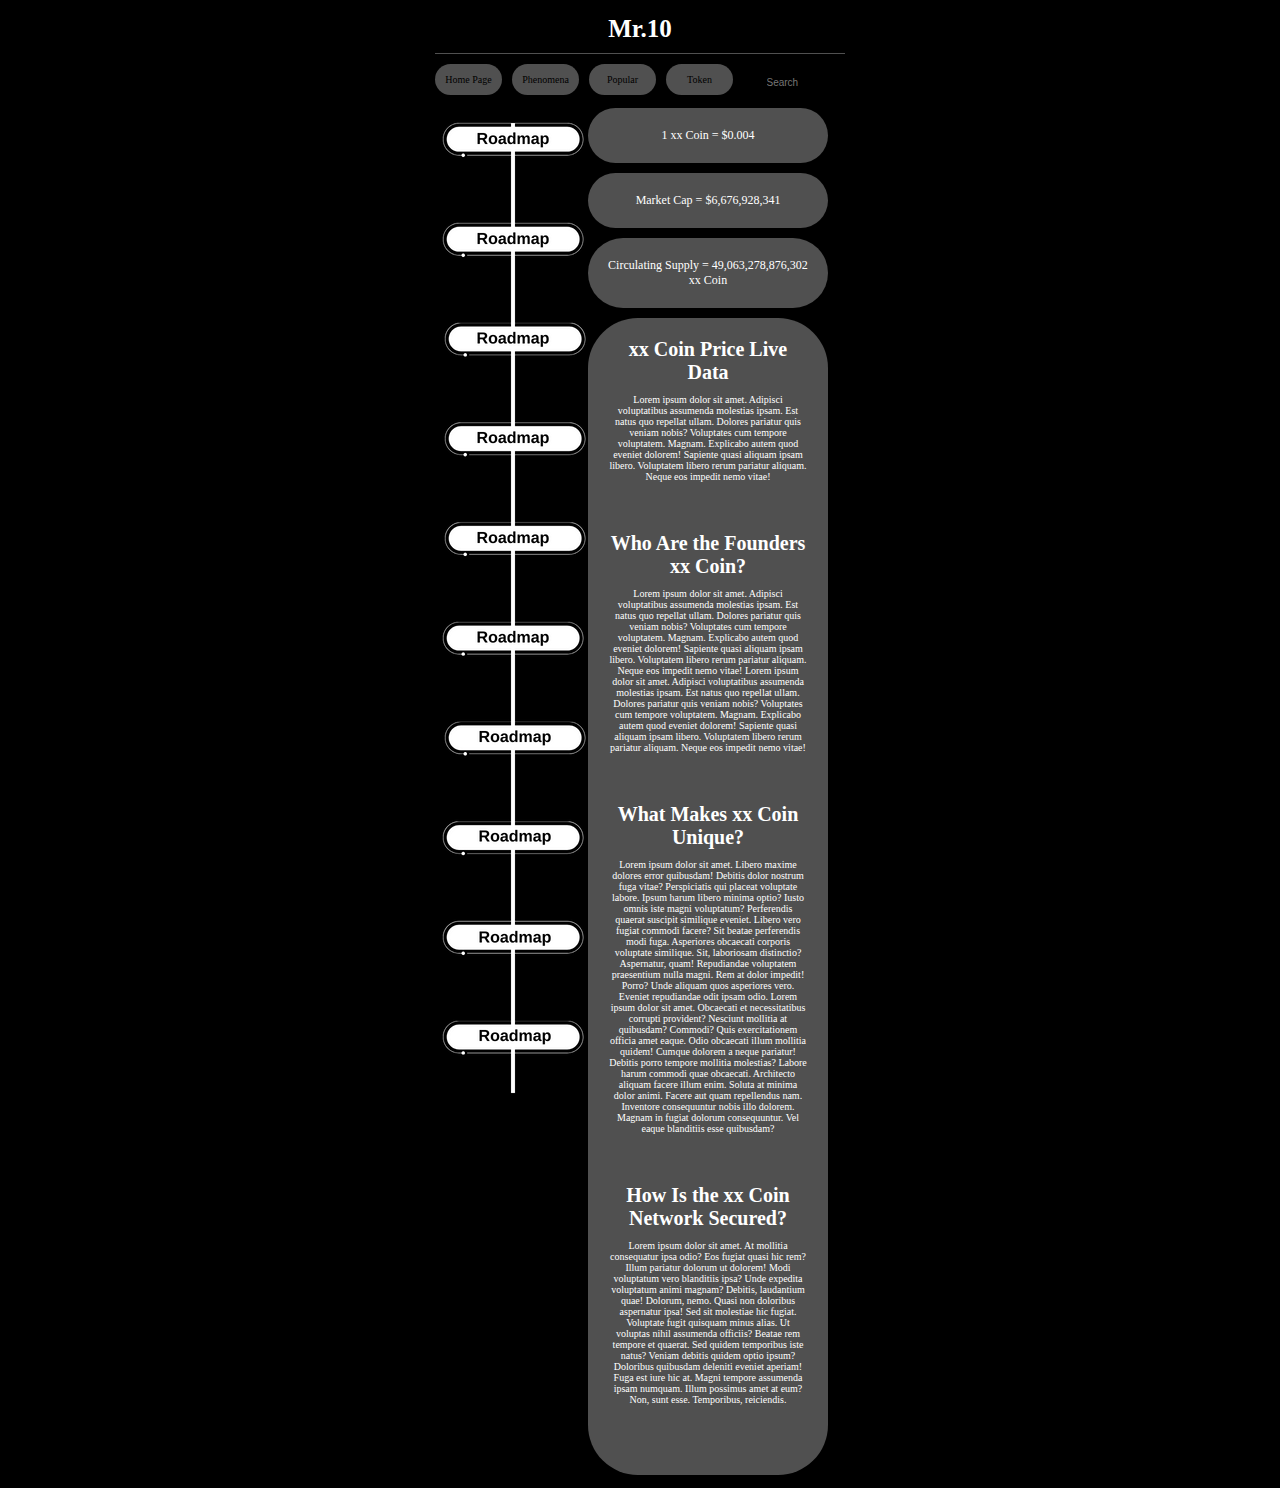
<file: token.html>
<!DOCTYPE html>
<html lang="en">
<head>
    <meta charset="UTF-8">
    <meta http-equiv="X-UA-Compatible" content="IE=edge">
    <meta name="viewport" content="width=device-width, initial-scale=1.0">
    <link rel="stylesheet" href="https://cdnjs.cloudflare.com/ajax/libs/font-awesome/6.2.1/css/all.min.css" integrity="sha512-MV7K8+y+gLIBoVD59lQIYicR65iaqukzvf/nwasF0nqhPay5w/9lJmVM2hMDcnK1OnMGCdVK+iQrJ7lzPJQd1w==" crossorigin="anonymous" referrerpolicy="no-referrer" />
    <link rel="stylesheet" href="css/style.css">
    <title>Mr.10</title>
</head>
<body>

    <!-- HEADER -->

    <header>

        <!-- TOP HEADER -->

        <div class="top-header">
            <div class="container">
                <div class="icon">
                    <span><i class="fa-solid fa-user-tie fa-3x"></i></span>
                    <h1 class="logo">Mr.10</h1>
                    <span><i class="fa-solid fa-bell fa-3x"></i></span>
                </div>
            </div>
        </div>

        <!-- NAV HEADER -->

        <div class="container">
            <div class="nav-header">
                <ul class="nav-list">
                    <li><a href="index.html">Home Page</a></li>
                    <li><a href="phenomena.html">Phenomena</a></li>
                    <li><a href="popular.html">Popular</a></li>
                    <li><a href="token.html">Token</a></li>
                </ul>

                <div class="search-area">
                    <form>
                        <input type="search" placeholder="Search">
                        <button type="submit"><i class="fa-solid fa-magnifying-glass"></i></button>
                    </form>
                </div>
            </div>
        </div>
    </header>

        <!-- MAIN -->

    <main class="container">

        <div class="token">

            <div class="token-img">
                <img src="./img/rm.png" alt="rm">
            </div>

            <div class="coin">

                <div class="af">
                    <p>1 xx Coin = $0.004</p>
                </div>

                <div class="mc">
                    <p>Market Cap = $6,676,928,341</p>
                </div>

                <div class="cs">
                    <p>Circulating Supply = 49,063,278,876,302 xx Coin</p>
                </div>

                <div class="xx">
                    <h3>xx Coin Price Live Data</h3>
                    <p>Lorem ipsum dolor sit amet.
                    Adipisci voluptatibus assumenda molestias ipsam.
                    Est natus quo repellat ullam.
                    Dolores pariatur quis veniam nobis?
                    Voluptates cum tempore voluptatem. Magnam.
                    Explicabo autem quod eveniet dolorem!
                    Sapiente quasi aliquam ipsam libero.
                    Voluptatem libero rerum pariatur aliquam.
                    Neque eos impedit nemo vitae!</p>
                    <h3>Who Are the Founders xx Coin?</h3>
                    <p>Lorem ipsum dolor sit amet.
                    Adipisci voluptatibus assumenda molestias ipsam.
                    Est natus quo repellat ullam.
                    Dolores pariatur quis veniam nobis?
                    Voluptates cum tempore voluptatem. Magnam.
                    Explicabo autem quod eveniet dolorem!
                    Sapiente quasi aliquam ipsam libero.
                    Voluptatem libero rerum pariatur aliquam.
                    Neque eos impedit nemo vitae!
                    Lorem ipsum dolor sit amet.
                    Adipisci voluptatibus assumenda molestias ipsam.
                    Est natus quo repellat ullam.
                    Dolores pariatur quis veniam nobis?
                    Voluptates cum tempore voluptatem. Magnam.
                    Explicabo autem quod eveniet dolorem!
                    Sapiente quasi aliquam ipsam libero.
                    Voluptatem libero rerum pariatur aliquam.
                    Neque eos impedit nemo vitae!    
                    </p>
                    <h3>What Makes xx Coin Unique?</h3>
                    <p>
                        Lorem ipsum dolor sit amet.
                        Libero maxime dolores error quibusdam!
                        Debitis dolor nostrum fuga vitae?
                        Perspiciatis qui placeat voluptate labore.
                        Ipsum harum libero minima optio?
                        Iusto omnis iste magni voluptatum?
                        Perferendis quaerat suscipit similique eveniet.
                        Libero vero fugiat commodi facere?
                        Sit beatae perferendis modi fuga.
                        Asperiores obcaecati corporis voluptate similique.
                        Sit, laboriosam distinctio? Aspernatur, quam!
                        Repudiandae voluptatem praesentium nulla magni.
                        Rem at dolor impedit! Porro?
                        Unde aliquam quos asperiores vero.
                        Eveniet repudiandae odit ipsam odio.
                        Lorem ipsum dolor sit amet.
                        Obcaecati et necessitatibus corrupti provident?
                        Nesciunt mollitia at quibusdam? Commodi?
                        Quis exercitationem officia amet eaque.
                        Odio obcaecati illum mollitia quidem!
                        Cumque dolorem a neque pariatur!
                        Debitis porro tempore mollitia molestias?
                        Labore harum commodi quae obcaecati.
                        Architecto aliquam facere illum enim.
                        Soluta at minima dolor animi.
                        Facere aut quam repellendus nam.
                        Inventore consequuntur nobis illo dolorem.
                        Magnam in fugiat dolorum consequuntur.
                        Vel eaque blanditiis esse quibusdam?
                    </p>
                    <h3>How Is the xx Coin Network Secured?</h3>
                    <p>
                        Lorem ipsum dolor sit amet.
                        At mollitia consequatur ipsa odio?
                        Eos fugiat quasi hic rem?
                        Illum pariatur dolorum ut dolorem!
                        Modi voluptatum vero blanditiis ipsa?
                        Unde expedita voluptatum animi magnam?
                        Debitis, laudantium quae! Dolorum, nemo.
                        Quasi non doloribus aspernatur ipsa!
                        Sed sit molestiae hic fugiat.
                        Voluptate fugit quisquam minus alias.
                        Ut voluptas nihil assumenda officiis?
                        Beatae rem tempore et quaerat.
                        Sed quidem temporibus iste natus?
                        Veniam debitis quidem optio ipsum?
                        Doloribus quibusdam deleniti eveniet aperiam!
                        Fuga est iure hic at.
                        Magni tempore assumenda ipsam numquam.
                        Illum possimus amet at eum?
                        Non, sunt esse. Temporibus, reiciendis.
                    </p>

                </div>

            </div>

        </div>


    </main>
</file>
<file: css/style.css>
* {
  margin: 0;
  padding: 0;
  box-sizing: border-box;
  font-size: 10px;
}

body {
  background-color: black;
  color: white;
}

main {
  overflow: hidden;
}

h1 {
  font-size: 2.5rem;
  cursor: pointer;
}

li {
  list-style: none;
  cursor: pointer;
}

i {
  cursor: pointer;
}

a {
  text-decoration: none;
  color: black;
  font-size: 1rem;
}

.container {
  max-width: 41rem;
  margin: 0 auto;
  width: 100%;
}

header .top-header .icon {
  display: flex;
  align-items: center;
  justify-content: space-between;
  padding: 1.5rem 1rem 1rem;
  border-bottom: 0.1rem solid rgb(80, 80, 80);
}
header .nav-header {
  display: flex;
  align-items: center;
  justify-content: space-between;
}
header .nav-header .nav-list {
  display: flex;
}
header .nav-header .nav-list li {
  padding: 1rem;
  margin: 1rem 1rem 1rem 0;
  width: 6.7rem;
  background-color: rgb(80, 80, 80);
  text-align: center;
  border-radius: 5rem;
}
header .nav-header .nav-list li:hover {
  background-color: rgb(150, 150, 150);
}
header .nav-header .search-area input {
  width: 5.9rem;
  border-radius: 5rem;
  height: 2rem;
  background: transparent;
  border: none;
  color: white;
  padding: 0.3rem;
}
header .nav-header .search-area button {
  border-radius: 50%;
  height: 2rem;
  width: 2rem;
  border: none;
  background-color: transparent;
  color: rgb(80, 80, 80);
  transition: all 0.7s;
}
header .nav-header .search-area button:hover {
  background-color: rgb(80, 80, 80);
  color: white;
}

main {
  padding: 0.3rem;
}
main .main-header {
  display: flex;
  align-items: center;
  justify-content: space-between;
  border-top: 0.1rem solid rgba(255, 255, 255, 0.2);
}
main .main-header span {
  display: flex;
  align-items: center;
}
main .main-header span i {
  font-size: 1.6rem;
  padding: 1rem;
}
main .main-header span h3 {
  font-size: 1.5rem;
}
main .main-header span h3 small {
  font-size: 0.7rem;
  margin-left: 2rem;
}
main .main-body {
  margin-top: 1rem;
}
main .main-img {
  margin-top: 1rem;
}
main .main-img img {
  margin-top: 1rem;
  max-width: 41rem;
  height: 100%;
}
main .main-footer {
  display: flex;
  align-items: center;
  justify-content: space-around;
  margin: 1rem 0;
}
main .main-footer i {
  font-size: 1.4rem;
  margin-top: 1rem;
}

.phenomena .phenomena-user {
  display: flex;
  align-items: center;
  justify-content: space-between;
  margin-top: 2rem;
  padding: 0.5rem;
  border-top: 0.1rem solid rgb(80, 80, 80);
  border-bottom: 0.1rem solid rgb(80, 80, 80);
}
.phenomena .phenomena-user p {
  margin-right: 25rem;
}

.token {
  display: flex;
}
.token .coin p {
  font-size: 1.2rem;
}
.token .coin .af {
  width: 24rem;
  padding: 2rem;
  border-radius: 10rem;
  text-align: center;
  background-color: rgb(80, 80, 80);
  margin-bottom: 1rem;
}
.token .coin .mc {
  width: 24rem;
  padding: 2rem;
  border-radius: 10rem;
  text-align: center;
  background-color: rgb(80, 80, 80);
  margin-bottom: 1rem;
}
.token .coin .cs {
  width: 24rem;
  padding: 2rem;
  border-radius: 10rem;
  text-align: center;
  background-color: rgb(80, 80, 80);
  margin-bottom: 1rem;
}
.token .coin .xx {
  width: 24rem;
  padding: 2rem;
  border-radius: 5rem;
  text-align: center;
  background-color: rgb(80, 80, 80);
  margin-bottom: 1rem;
}
.token .coin .xx h3 {
  font-size: 2rem;
  margin-bottom: 1rem;
}
.token .coin .xx p {
  margin-bottom: 5rem;
  font-size: 1rem;
}
</file>
